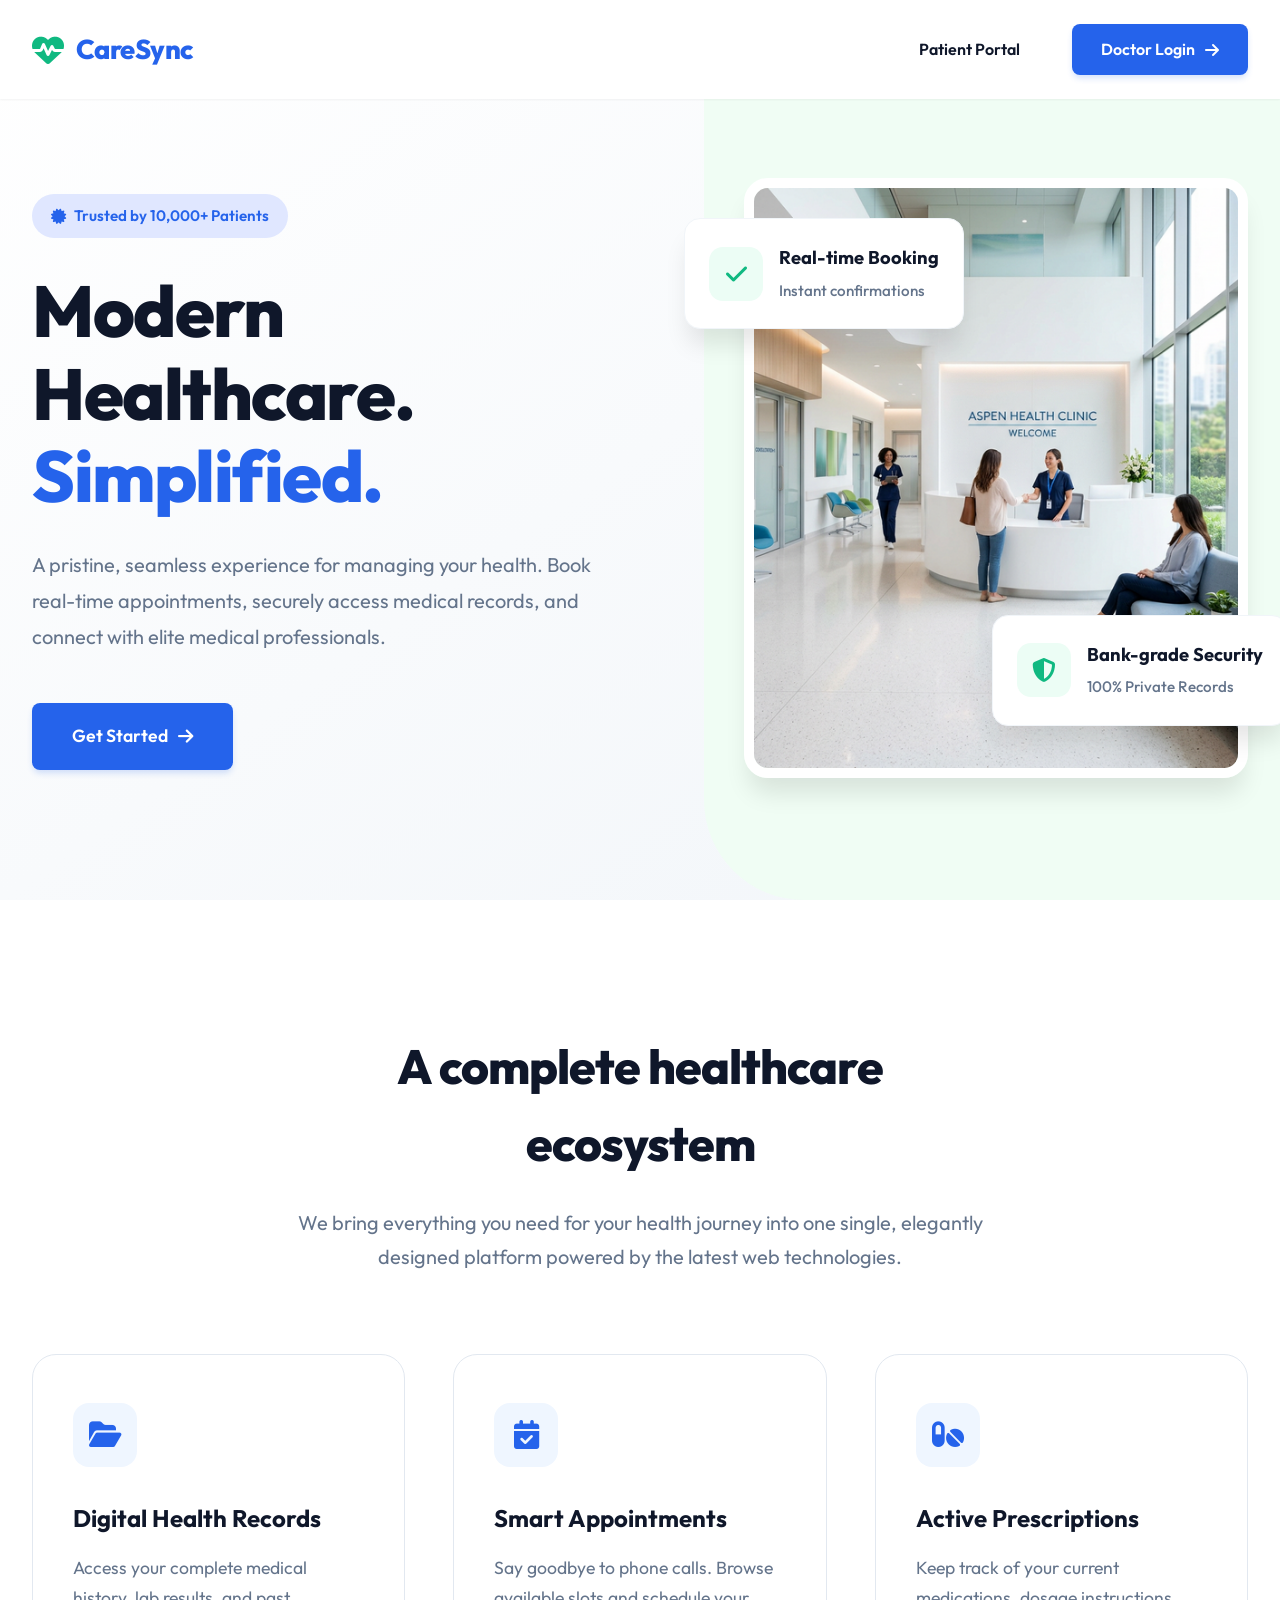
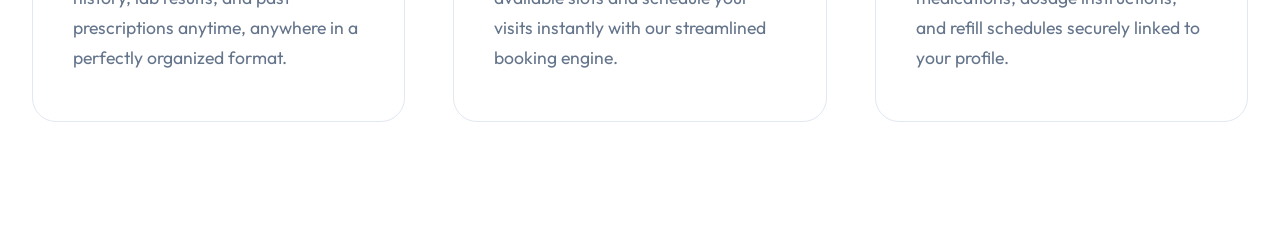
<file: PatientManagementSystem/target/classes/static/index.html>
<!DOCTYPE html>
<html lang="en">
<head>
    <meta charset="UTF-8">
    <meta name="viewport" content="width=device-width, initial-scale=1.0">
    <title>CareSync - Modern Patient Management</title>
    <link href="https://fonts.googleapis.com/css2?family=Outfit:wght@300;400;500;600;700;800&display=swap" rel="stylesheet">
    <link rel="stylesheet" href="https://cdnjs.cloudflare.com/ajax/libs/font-awesome/6.4.0/css/all.min.css">
    <style>
        :root {
            --primary: #2563eb;
            --primary-hover: #1d4ed8;
            --secondary: #f0fdf4;
            --accent: #10b981;
            --text-main: #0f172a;
            --text-muted: #64748b;
            --bg-color: #f8fafc;
            --white: #ffffff;
            --shadow-sm: 0 4px 6px -1px rgba(0, 0, 0, 0.05);
            --shadow-lg: 0 20px 25px -5px rgba(0, 0, 0, 0.1);
            --transition: all 0.3s ease;
        }

        * {
            margin: 0;
            padding: 0;
            box-sizing: border-box;
            font-family: 'Outfit', sans-serif;
        }

        body {
            background-color: var(--white);
            color: var(--text-main);
            line-height: 1.6;
            overflow-x: hidden;
        }

        /* Container for perfect alignment */
        .container {
            max-width: 1280px;
            margin: 0 auto;
            padding: 0 2rem;
        }

        /* Navigation */
        .navbar {
            display: flex;
            justify-content: space-between;
            align-items: center;
            padding: 1.5rem 0;
            background: rgba(255, 255, 255, 0.98);
            backdrop-filter: blur(10px);
            position: fixed;
            width: 100%;
            top: 0;
            z-index: 1000;
            box-shadow: 0 1px 2px 0 rgba(0, 0, 0, 0.05);
            transition: var(--transition);
        }

        .navbar .container {
            display: flex;
            justify-content: space-between;
            align-items: center;
            width: 100%;
        }

        .logo {
            font-size: 1.7rem;
            font-weight: 800;
            color: var(--primary);
            display: flex;
            align-items: center;
            gap: 12px;
            letter-spacing: -0.5px;
        }

        .logo i {
            color: var(--accent);
            font-size: 2rem;
        }

        .nav-links {
            display: flex;
            gap: 1.5rem;
            align-items: center;
        }

        .btn {
            padding: 0.8rem 1.8rem;
            border-radius: 8px; /* Softer, modern corners */
            font-weight: 600;
            text-decoration: none;
            transition: var(--transition);
            display: inline-flex;
            align-items: center;
            gap: 10px;
            cursor: pointer;
            border: none;
            font-size: 1rem;
        }

        .btn-outline {
            color: var(--text-main);
            background: transparent;
        }

        .btn-outline:hover {
            color: var(--primary);
            background: #f1f5f9;
        }

        .btn-primary {
            background: var(--primary);
            color: var(--white);
            box-shadow: 0 4px 6px -1px rgba(37, 99, 235, 0.2);
        }

        .btn-primary:hover {
            background: var(--primary-hover);
            transform: translateY(-2px);
            box-shadow: 0 10px 15px -3px rgba(37, 99, 235, 0.3);
        }

        /* Hero Section */
        .hero {
            min-height: 100vh;
            display: flex;
            align-items: center;
            padding: 10rem 0 6rem;
            background: linear-gradient(to bottom right, #ffffff 0%, #f1f5f9 100%);
            position: relative;
        }

        .hero::after {
            content: '';
            position: absolute;
            top: 0; right: 0; bottom: 0; width: 45%;
            background: var(--secondary);
            border-bottom-left-radius: 100px;
            z-index: 0;
        }

        .hero-layout {
            display: flex;
            align-items: center;
            gap: 4rem;
            position: relative;
            z-index: 1;
        }

        .hero-content {
            flex: 1.1;
            padding-right: 2rem;
        }

        .hero-badge {
            background: #e0e7ff;
            color: var(--primary);
            padding: 0.6rem 1.2rem;
            border-radius: 50px;
            font-weight: 600;
            font-size: 0.95rem;
            display: inline-flex;
            align-items: center;
            gap: 8px;
            margin-bottom: 2rem;
        }

        .hero h1 {
            font-size: 4.5rem;
            font-weight: 800;
            line-height: 1.15;
            margin-bottom: 1.8rem;
            color: var(--text-main);
            letter-spacing: -1.5px;
        }

        .hero h1 span {
            color: var(--primary);
            display: block;
        }

        .hero p {
            font-size: 1.25rem;
            color: var(--text-muted);
            margin-bottom: 3rem;
            max-width: 580px;
            line-height: 1.8;
            font-weight: 400;
        }

        .hero-image-wrapper {
            flex: 0.9;
            position: relative;
        }

        .main-img {
            width: 100%;
            border-radius: 24px;
            box-shadow: var(--shadow-lg);
            border: 10px solid var(--white);
            object-fit: cover;
            height: 600px;
        }

        .floating-card {
            position: absolute;
            background: var(--white);
            padding: 1.5rem;
            border-radius: 16px;
            box-shadow: var(--shadow-lg);
            display: flex;
            align-items: center;
            gap: 16px;
            border: 1px solid #f1f5f9;
        }

        .fc-1 {
            top: 40px;
            left: -60px;
            animation: float 6s ease-in-out infinite;
        }

        .fc-2 {
            bottom: 60px;
            right: -40px;
            animation: float 6s ease-in-out infinite 3s;
        }

        .icon-box {
            width: 54px;
            height: 54px;
            border-radius: 14px;
            background: #ecfdf5;
            color: var(--accent);
            display: flex;
            justify-content: center;
            align-items: center;
            font-size: 1.5rem;
        }

        .fc-info h4 { font-size: 1.15rem; color: var(--text-main); font-weight: 700; margin-bottom: 4px; }
        .fc-info p { font-size: 0.95rem; color: var(--text-muted); margin: 0; font-weight: 500; }

        @keyframes float {
            0% { transform: translateY(0px); }
            50% { transform: translateY(-20px); }
            100% { transform: translateY(0px); }
        }

        /* Features Section */
        .features {
            padding: 8rem 0;
            background: var(--white);
        }

        .section-header {
            text-align: center;
            max-width: 700px;
            margin: 0 auto 5rem;
        }

        .section-title {
            font-size: 3rem;
            margin-bottom: 1.5rem;
            font-weight: 800;
            color: var(--text-main);
            letter-spacing: -1px;
        }

        .section-subtitle {
            color: var(--text-muted);
            font-size: 1.25rem;
            line-height: 1.7;
        }

        .grid-features {
            display: grid;
            grid-template-columns: repeat(3, 1fr);
            gap: 3rem;
        }

        .feature-card {
            background: var(--white);
            padding: 3rem 2.5rem;
            border-radius: 24px;
            transition: var(--transition);
            border: 1px solid #e2e8f0;
            position: relative;
        }

        .feature-card:hover {
            transform: translateY(-12px);
            box-shadow: var(--shadow-lg);
            border-color: #cbd5e1;
        }

        .feature-icon {
            width: 64px;
            height: 64px;
            background: #eff6ff;
            border-radius: 16px;
            display: flex;
            justify-content: center;
            align-items: center;
            font-size: 1.8rem;
            color: var(--primary);
            margin-bottom: 2rem;
        }

        .feature-card h3 {
            font-size: 1.5rem;
            margin-bottom: 1rem;
            font-weight: 700;
            color: var(--text-main);
        }

        .feature-card p {
            color: var(--text-muted);
            font-size: 1.1rem;
            line-height: 1.7;
        }

        /* Responsive */
        @media (max-width: 1024px) {
            .hero-layout { flex-direction: column; text-align: center; gap: 3rem; }
            .hero::after { display: none; }
            .hero { padding-top: 8rem; }
            .hero-content { padding-right: 0; }
            .hero p { margin: 0 auto 3rem; }
            .hero h1 { font-size: 3.5rem; }
            .floating-card { display: none; }
            .main-img { height: 400px; }
            .grid-features { grid-template-columns: repeat(2, 1fr); gap: 2rem; }
        }

        @media (max-width: 768px) {
            .nav-links { display: none; }
            .hero h1 { font-size: 2.8rem; }
            .grid-features { grid-template-columns: 1fr; }
            .section-title { font-size: 2.5rem; }
        }
    </style>
</head>
<body>

    <!-- Navigation -->
    <nav class="navbar">
        <div class="container">
            <div class="logo">
                <i class="fa-solid fa-heart-pulse"></i> CareSync
            </div>
            <div class="nav-links">
                <a href="login.html?role=PATIENT" class="btn btn-outline">Patient Portal</a>
                <a href="login.html?role=DOCTOR" class="btn btn-primary">Doctor Login <i class="fa-solid fa-arrow-right"></i></a>
            </div>
        </div>
    </nav>

    <!-- Hero Section -->
    <section class="hero">
        <div class="container hero-layout">
            <div class="hero-content">
                <div class="hero-badge">
                    <i class="fa-solid fa-certificate"></i> Trusted by 10,000+ Patients
                </div>
                <h1>Modern Healthcare.<br><span>Simplified.</span></h1>
                <p>A pristine, seamless experience for managing your health. Book real-time appointments, securely access medical records, and connect with elite medical professionals.</p>
                <div>
                    <a href="login.html?role=PATIENT" class="btn btn-primary" style="padding: 1.2rem 2.5rem; font-size: 1.1rem;">
                        Get Started <i class="fa-solid fa-arrow-right"></i>
                    </a>
                </div>
            </div>

            <div class="hero-image-wrapper">
                <img src="images/hero.png" alt="Hospital Management System" class="main-img">
                
                <div class="floating-card fc-1">
                    <div class="icon-box"><i class="fa-solid fa-check"></i></div>
                    <div class="fc-info">
                        <h4>Real-time Booking</h4>
                        <p>Instant confirmations</p>
                    </div>
                </div>

                <div class="floating-card fc-2">
                    <div class="icon-box"><i class="fa-solid fa-shield-halved"></i></div>
                    <div class="fc-info">
                        <h4>Bank-grade Security</h4>
                        <p>100% Private Records</p>
                    </div>
                </div>
            </div>
        </div>
    </section>

    <!-- Features Section -->
    <section class="features">
        <div class="container">
            <div class="section-header">
                <h2 class="section-title">A complete healthcare ecosystem</h2>
                <p class="section-subtitle">We bring everything you need for your health journey into one single, elegantly designed platform powered by the latest web technologies.</p>
            </div>
            
            <div class="grid-features">
                <div class="feature-card">
                    <div class="feature-icon"><i class="fa-solid fa-folder-open"></i></div>
                    <h3>Digital Health Records</h3>
                    <p>Access your complete medical history, lab results, and past prescriptions anytime, anywhere in a perfectly organized format.</p>
                </div>
                
                <div class="feature-card">
                    <div class="feature-icon"><i class="fa-solid fa-calendar-check"></i></div>
                    <h3>Smart Appointments</h3>
                    <p>Say goodbye to phone calls. Browse available slots and schedule your visits instantly with our streamlined booking engine.</p>
                </div>

                <div class="feature-card">
                    <div class="feature-icon"><i class="fa-solid fa-pills"></i></div>
                    <h3>Active Prescriptions</h3>
                    <p>Keep track of your current medications, dosage instructions, and refill schedules securely linked to your profile.</p>
                </div>
            </div>
        </div>
    </section>

</body>
</html>
</file>
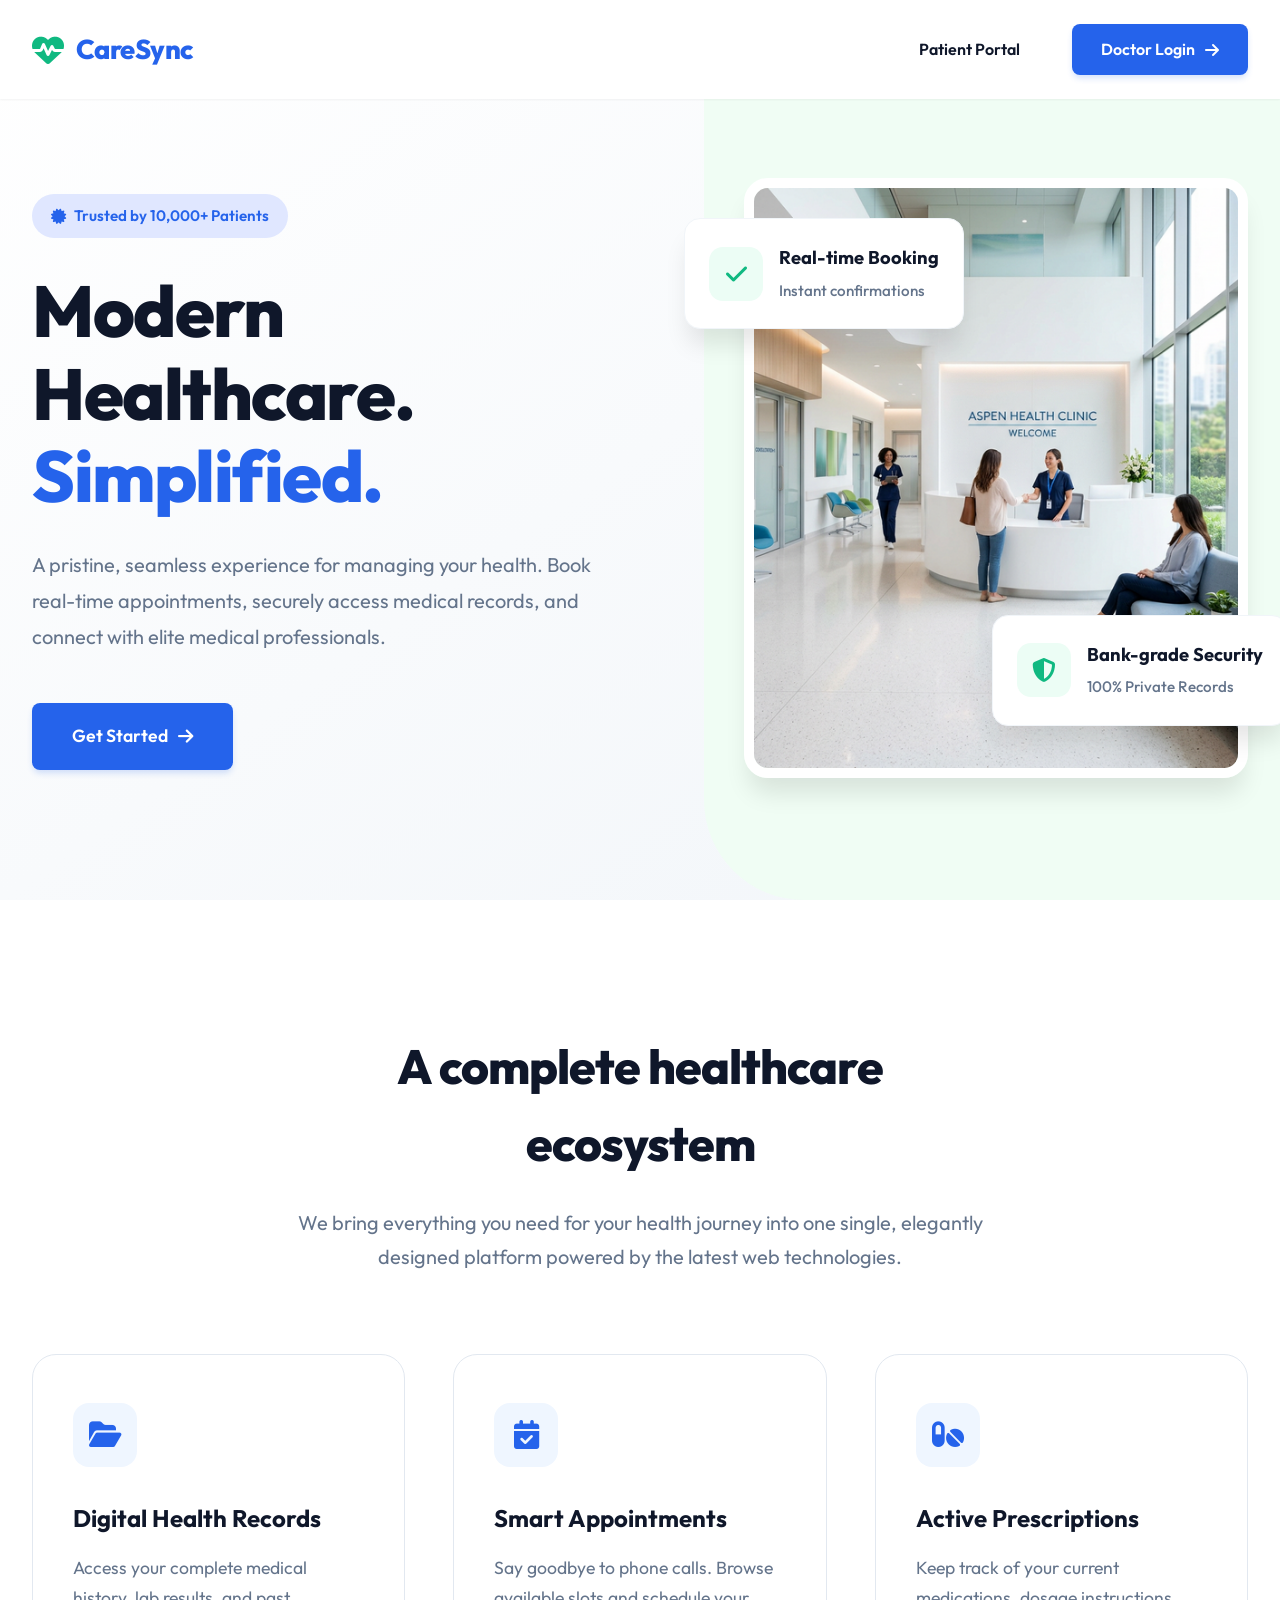
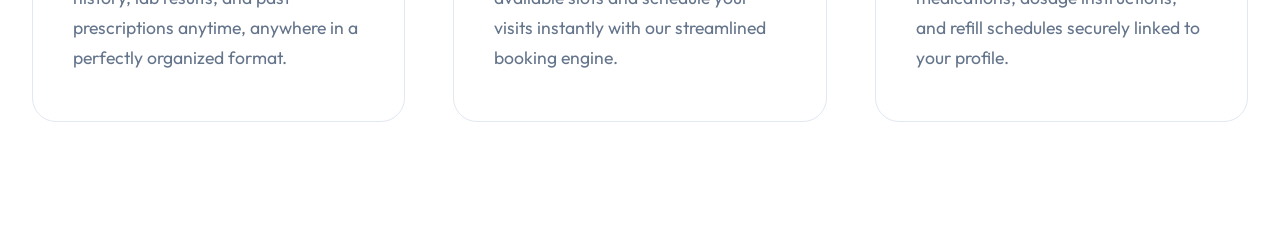
<file: PatientManagementSystem/target/classes/static/doctor-dashboard.html>
<!DOCTYPE html>
<html lang="en">
<head>
    <meta charset="UTF-8">
    <meta name="viewport" content="width=device-width, initial-scale=1.0">
    <title>Doctor Dashboard - CareSync</title>
    <link rel="stylesheet" href="css/styles.css">
    <link href="https://fonts.googleapis.com/css2?family=Inter:wght@300;400;500;600;700&display=swap" rel="stylesheet">
    <link rel="stylesheet" href="https://cdnjs.cloudflare.com/ajax/libs/font-awesome/6.4.0/css/all.min.css">
</head>
<body>
    <div class="dashboard-container">
        <!-- Sidebar -->
        <aside class="sidebar">
            <div class="sidebar-brand">
                <i class="fa-solid fa-stethoscope"></i> CareSync Pro
            </div>
            <ul class="sidebar-menu">
                <li><a href="#" class="active"><i class="fa-solid fa-users"></i> Patients & Appointments</a></li>
                <li><a href="#" onclick="logout()"><i class="fa-solid fa-right-from-bracket"></i> Logout</a></li>
            </ul>
        </aside>

        <!-- Main Content -->
        <main class="main-content">
            <header class="top-header">
                <div>
                    <h2 id="welcomeText">Doctor Admin Panel</h2>
                    <p class="text-muted">Manage all patient records and appointments</p>
                </div>
                <div class="user-profile">
                    <span class="badge badge-primary" style="background:var(--primary);color:white">Admin</span>
                    <div class="avatar">D</div>
                </div>
            </header>

            <!-- All Appointments Section -->
            <section class="card-panel">
                <div class="card-header">
                    <h3>All Appointments</h3>
                </div>
                <div class="table-responsive">
                    <table class="table">
                        <thead>
                            <tr>
                                <th>Patient Name</th>
                                <th>Patient ID</th>
                                <th>Date & Time</th>
                                <th>Reason</th>
                                <th>Status</th>
                                <th>Action</th>
                            </tr>
                        </thead>
                        <tbody id="allAppointmentsBody">
                            <tr><td colspan="6">Loading...</td></tr>
                        </tbody>
                    </table>
                </div>
            </section>
        </main>
    </div>

    <script src="js/app.js"></script>
    <script src="js/doctor.js"></script>
</body>
</html>
</file>
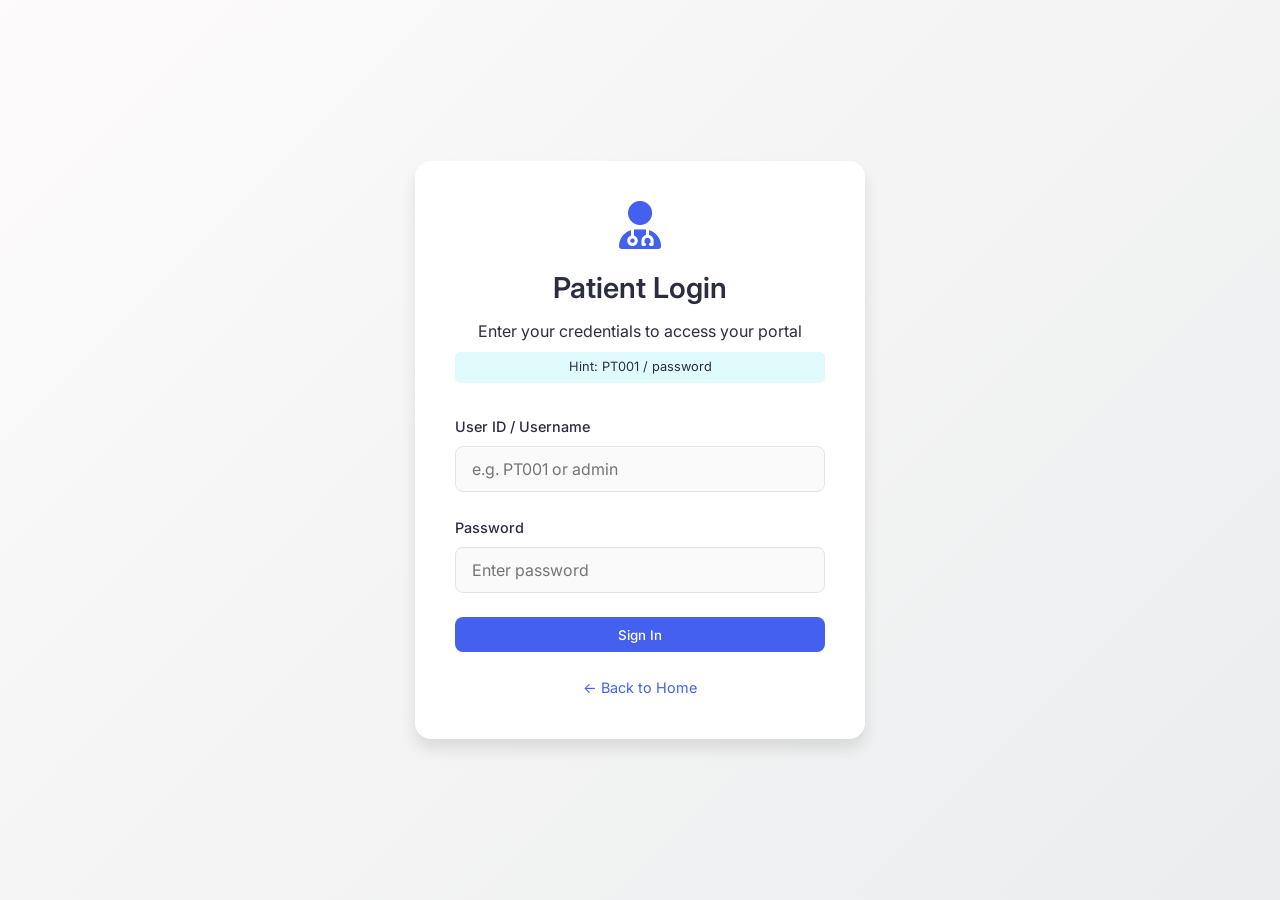
<file: PatientManagementSystem/target/classes/static/login.html>
<!DOCTYPE html>
<html lang="en">
<head>
    <meta charset="UTF-8">
    <meta name="viewport" content="width=device-width, initial-scale=1.0">
    <title>Login - CareSync</title>
    <link rel="stylesheet" href="css/styles.css">
    <link href="https://fonts.googleapis.com/css2?family=Inter:wght@300;400;500;600;700&display=swap" rel="stylesheet">
    <link rel="stylesheet" href="https://cdnjs.cloudflare.com/ajax/libs/font-awesome/6.4.0/css/all.min.css">
</head>
<body class="bg-light">
    <div class="auth-container">
        <div class="auth-card">
            <div class="auth-header">
                <i class="fa-solid fa-user-doctor" id="loginIcon" style="font-size: 3rem; color: var(--primary); margin-bottom: 1rem;"></i>
                <h2 id="loginTitle">Login</h2>
                <p class="text-muted">Enter your credentials to access your portal</p>
                <div style="margin-top:0.5rem; font-size:0.8rem;background:#e0fbfc;padding:5px;border-radius:5px;display:none" id="hint"></div>
            </div>
            <form id="loginForm" class="auth-form">
                <div class="form-group">
                    <label for="username">User ID / Username</label>
                    <input type="text" id="username" class="form-control" placeholder="e.g. PT001 or admin" required>
                </div>
                <div class="form-group">
                    <label for="password">Password</label>
                    <input type="password" id="password" class="form-control" placeholder="Enter password" required>
                </div>
                <div id="loginError" class="alert alert-danger hidden"></div>
                <button type="submit" class="btn btn-primary btn-block">Sign In</button>
            </form>
            <div class="auth-footer">
                <a href="index.html">← Back to Home</a>
            </div>
        </div>
    </div>
    <script src="js/app.js"></script>
    <script>
        document.addEventListener('DOMContentLoaded', () => {
            const urlParams = new URLSearchParams(window.location.search);
            const role = urlParams.get('role') || 'PATIENT';
            document.getElementById('loginTitle').innerText = role === 'DOCTOR' ? 'Doctor / Admin Login' : 'Patient Login';
            if(role==='DOCTOR') {
                document.getElementById('hint').style.display='block';
                document.getElementById('hint').innerText='Hint: admin / admin123';
                document.getElementById('loginIcon').className = 'fa-solid fa-user-shield';
            } else {
                document.getElementById('hint').style.display='block';
                document.getElementById('hint').innerText='Hint: PT001 / password';
            }
            
            document.getElementById('loginForm').addEventListener('submit', (e) => {
                e.preventDefault();
                handleLogin(role);
            });
        });
    </script>
</body>
</html>
</file>
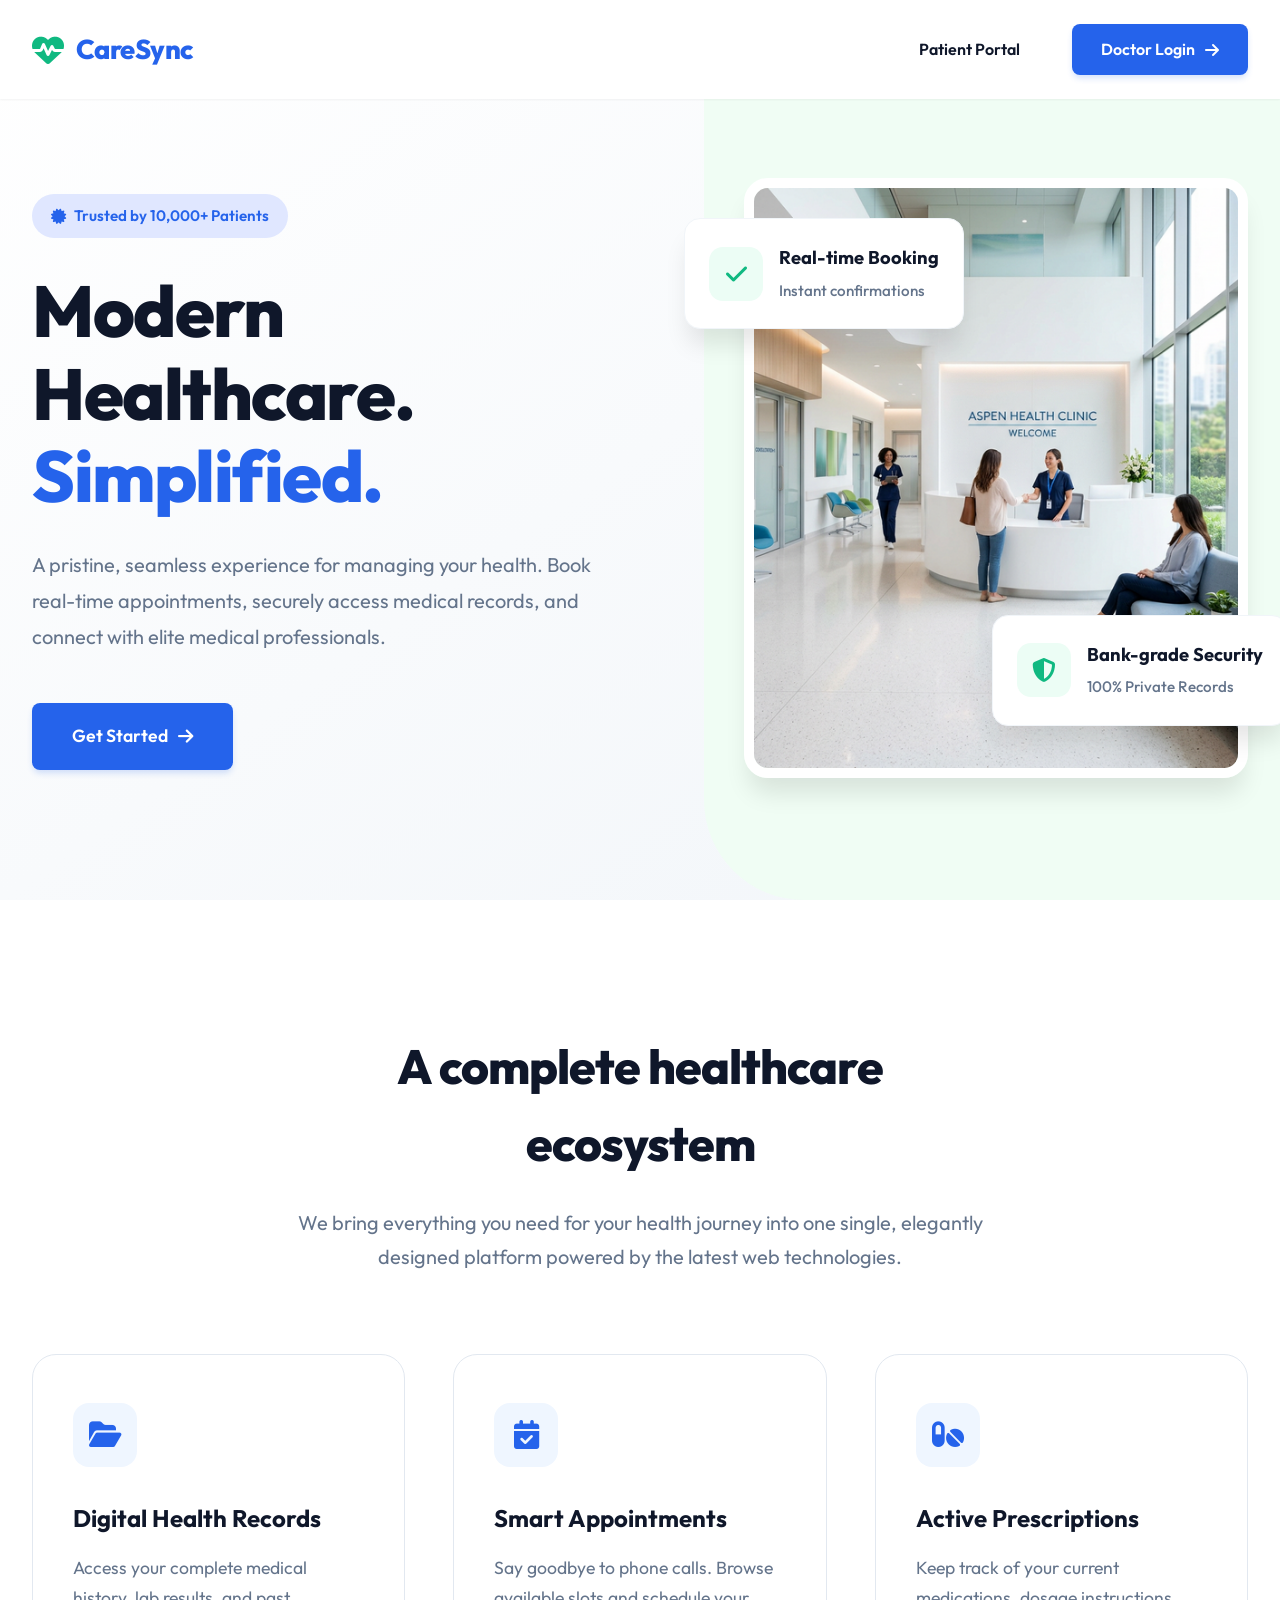
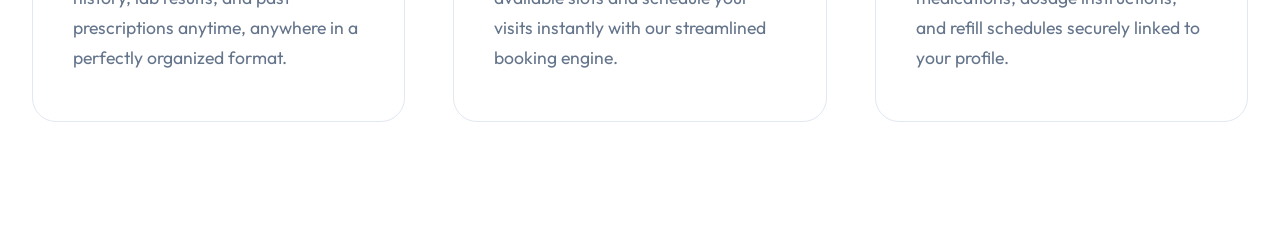
<file: PatientManagementSystem/target/classes/static/patient-dashboard.html>
<!DOCTYPE html>
<html lang="en">
<head>
    <meta charset="UTF-8">
    <meta name="viewport" content="width=device-width, initial-scale=1.0">
    <title>Patient Dashboard - CareSync</title>
    <link rel="stylesheet" href="css/styles.css">
    <link href="https://fonts.googleapis.com/css2?family=Inter:wght@300;400;500;600;700&display=swap" rel="stylesheet">
    <link rel="stylesheet" href="https://cdnjs.cloudflare.com/ajax/libs/font-awesome/6.4.0/css/all.min.css">
</head>
<body>
    <div class="dashboard-container">
        <!-- Sidebar -->
        <aside class="sidebar">
            <div class="sidebar-brand">
                <i class="fa-solid fa-heart-pulse"></i> CareSync
            </div>
            <ul class="sidebar-menu">
                <li><a href="#" class="active"><i class="fa-solid fa-chart-pie"></i> Dashboard</a></li>
                <li><a href="#appointments"><i class="fa-solid fa-calendar-check"></i> Appointments</a></li>
                <li><a href="#history"><i class="fa-solid fa-file-medical"></i> Medical History</a></li>
                <li><a href="#reports"><i class="fa-solid fa-flask"></i> Test Reports</a></li>
                <li><a href="#" onclick="logout()"><i class="fa-solid fa-right-from-bracket"></i> Logout</a></li>
            </ul>
        </aside>

        <!-- Main Content -->
        <main class="main-content">
            <header class="top-header">
                <div>
                    <h2 id="welcomeText">Welcome, Patient</h2>
                    <p class="text-muted">Here is an overview of your health profile</p>
                </div>
                <div class="user-profile">
                    <span id="patientIdBadge" class="badge badge-success">ID: PT000</span>
                    <div class="avatar" id="avatarInitial">P</div>
                </div>
            </header>

            <div class="grid-cards">
                <div class="stat-card">
                    <div class="stat-icon"><i class="fa-solid fa-calendar"></i></div>
                    <div class="stat-info">
                        <h3 id="appointmentCount">0</h3>
                        <p>Upcoming Appointments</p>
                    </div>
                </div>
                <div class="stat-card">
                    <div class="stat-icon"><i class="fa-solid fa-file-prescription"></i></div>
                    <div class="stat-info">
                        <h3 id="medicineCount">0</h3>
                        <p>Active Prescriptions</p>
                    </div>
                </div>
                <div class="stat-card">
                    <div class="stat-icon"><i class="fa-solid fa-x-ray"></i></div>
                    <div class="stat-info">
                        <h3 id="reportCount">0</h3>
                        <p>Recent Test Reports</p>
                    </div>
                </div>
            </div>

            <!-- Appointments Section -->
            <section id="appointments" class="card-panel">
                <div class="card-header">
                    <h3>My Appointments</h3>
                    <button class="btn btn-primary" onclick="toggleModal('bookModal')">
                        <i class="fa-solid fa-plus"></i> Book Appointment
                    </button>
                </div>
                <div class="table-responsive">
                    <table class="table">
                        <thead>
                            <tr>
                                <th>Date & Time</th>
                                <th>Doctor</th>
                                <th>Reason</th>
                                <th>Status</th>
                            </tr>
                        </thead>
                        <tbody id="appointmentTableBody">
                            <tr><td colspan="4">Loading...</td></tr>
                        </tbody>
                    </table>
                </div>
            </section>
        </main>
    </div>

    <!-- Book Appointment Modal -->
    <div class="modal-overlay" id="bookModal-overlay">
        <div class="modal">
            <div class="modal-header">
                <h3>Book New Appointment</h3>
                <button class="close-modal" onclick="toggleModal('bookModal')">&times;</button>
            </div>
            <form id="bookForm">
                <div class="form-group">
                    <label>Doctor Name</label>
                    <input type="text" id="doctorName" class="form-control" placeholder="e.g. Dr. Smith" required>
                </div>
                <div class="form-group">
                    <label>Date & Time</label>
                    <input type="datetime-local" id="appointmentDate" class="form-control" required>
                </div>
                <div class="form-group">
                    <label>Reason for Visit</label>
                    <textarea id="reason" class="form-control" rows="3" required></textarea>
                </div>
                <button type="submit" class="btn btn-primary btn-block">Confirm Booking</button>
            </form>
        </div>
    </div>

    <script src="js/app.js"></script>
    <script src="js/patient.js"></script>
</body>
</html>
</file>
<file: PatientManagementSystem/target/classes/static/css/styles.css>
:root {
    --primary: #4361ee;
    --primary-hover: #3a0ca3;
    --secondary: #3f37c9;
    --accent: #4cc9f0;
    --bg-color: #f4f7f6;
    --card-bg: #ffffff;
    --text-main: #2b2d42;
    --text-muted: #8d99ae;
    --border-color: #e5e5e5;
    --success: #38b000;
    --danger: #d90429;
    --warning: #ffb703;
    --shadow-sm: 0 2px 4px rgba(0,0,0,0.05);
    --shadow-md: 0 4px 6px rgba(0,0,0,0.1);
    --shadow-lg: 0 10px 15px rgba(0,0,0,0.1);
}

* {
    margin: 0;
    padding: 0;
    box-sizing: border-box;
    font-family: 'Inter', sans-serif;
}

body {
    background-color: var(--bg-color);
    color: var(--text-main);
    line-height: 1.6;
}

h1, h2, h3, h4, h5, h6 {
    color: var(--text-main);
    font-weight: 600;
}

a {
    color: var(--primary);
    text-decoration: none;
    transition: color 0.3s;
}

a:hover {
    color: var(--primary-hover);
}

.btn {
    display: inline-block;
    padding: 0.6rem 1.2rem;
    border: none;
    border-radius: 8px;
    font-weight: 500;
    cursor: pointer;
    transition: all 0.3s ease;
    text-align: center;
}

.btn-primary {
    background-color: var(--primary);
    color: white;
}

.btn-primary:hover {
    background-color: var(--primary-hover);
    transform: translateY(-2px);
    box-shadow: var(--shadow-md);
}

.btn-danger { background-color: var(--danger); color: white; }
.btn-success { background-color: var(--success); color: white; }
.btn-block { display: block; width: 100%; }

.form-group {
    margin-bottom: 1.5rem;
}

.form-group label {
    display: block;
    margin-bottom: 0.5rem;
    font-size: 0.9rem;
    font-weight: 500;
    color: var(--text-main);
}

.form-control {
    width: 100%;
    padding: 0.75rem 1rem;
    border: 1px solid var(--border-color);
    border-radius: 8px;
    font-size: 1rem;
    transition: all 0.3s ease;
    background-color: #fafafa;
}

.form-control:focus {
    outline: none;
    border-color: var(--primary);
    box-shadow: 0 0 0 3px rgba(67, 97, 238, 0.2);
    background-color: white;
}

/* Authentication Page Styles */
.auth-container {
    display: flex;
    justify-content: center;
    align-items: center;
    min-height: 100vh;
    padding: 2rem;
    background: linear-gradient(135deg, #fdfbfb 0%, #ebedee 100%);
}

.auth-card {
    background: var(--card-bg);
    padding: 2.5rem;
    border-radius: 16px;
    width: 100%;
    max-width: 450px;
    box-shadow: var(--shadow-lg);
    animation: slideUp 0.5s ease;
}

.auth-header {
    text-align: center;
    margin-bottom: 2rem;
}

.auth-header h2 {
    font-size: 1.8rem;
    margin-bottom: 0.5rem;
}

.auth-footer {
    margin-top: 1.5rem;
    text-align: center;
    font-size: 0.9rem;
}

.hidden { display: none !important; }
.alert {
    padding: 0.75rem;
    border-radius: 8px;
    margin-bottom: 1rem;
    font-size: 0.9rem;
}
.alert-danger {
    background-color: #fde2e4;
    color: var(--danger);
    border: 1px solid #f9bcbc;
}

@keyframes slideUp {
    from { opacity: 0; transform: translateY(20px); }
    to { opacity: 1; transform: translateY(0); }
}

/* Dashboard Layout */
.dashboard-container {
    display: flex;
    min-height: 100vh;
}

.sidebar {
    width: 260px;
    background-color: white;
    box-shadow: var(--shadow-md);
    padding: 1.5rem 0;
    display: flex;
    flex-direction: column;
    z-index: 10;
}

.sidebar-brand {
    padding: 0 1.5rem 1.5rem;
    border-bottom: 1px solid var(--border-color);
    margin-bottom: 1rem;
    display: flex;
    align-items: center;
    gap: 10px;
    color: var(--primary);
    font-size: 1.5rem;
    font-weight: 700;
}

.sidebar-menu {
    list-style: none;
    flex: 1;
}

.sidebar-menu li a {
    display: flex;
    align-items: center;
    padding: 1rem 1.5rem;
    color: var(--text-main);
    font-weight: 500;
    transition: all 0.3s ease;
    gap: 12px;
}

.sidebar-menu li a:hover, .sidebar-menu li a.active {
    background-color: rgba(67, 97, 238, 0.05);
    color: var(--primary);
    border-right: 4px solid var(--primary);
}

.main-content {
    flex: 1;
    padding: 2rem;
    overflow-y: auto;
}

.top-header {
    display: flex;
    justify-content: space-between;
    align-items: center;
    margin-bottom: 2rem;
    padding-bottom: 1rem;
    border-bottom: 1px solid var(--border-color);
}

.user-profile {
    display: flex;
    align-items: center;
    gap: 12px;
}

.avatar {
    width: 40px;
    height: 40px;
    border-radius: 50%;
    background-color: var(--primary);
    color: white;
    display: flex;
    justify-content: center;
    align-items: center;
    font-weight: bold;
}

/* Cards & Grid */
.grid-cards {
    display: grid;
    grid-template-columns: repeat(auto-fill, minmax(280px, 1fr));
    gap: 1.5rem;
    margin-bottom: 2rem;
}

.stat-card {
    background: white;
    padding: 1.5rem;
    border-radius: 12px;
    box-shadow: var(--shadow-sm);
    display: flex;
    align-items: center;
    gap: 1rem;
    transition: transform 0.3s;
}

.stat-card:hover {
    transform: translateY(-5px);
    box-shadow: var(--shadow-md);
}

.stat-icon {
    width: 60px;
    height: 60px;
    border-radius: 12px;
    background-color: rgba(67, 97, 238, 0.1);
    color: var(--primary);
    display: flex;
    justify-content: center;
    align-items: center;
    font-size: 1.8rem;
}

.stat-info h3 {
    font-size: 1.8rem;
    margin-bottom: 0.2rem;
}

.stat-info p {
    color: var(--text-muted);
    font-size: 0.9rem;
}

/* Data Tables */
.card-panel {
    background: white;
    border-radius: 12px;
    box-shadow: var(--shadow-sm);
    padding: 1.5rem;
    margin-bottom: 2rem;
}

.card-header {
    display: flex;
    justify-content: space-between;
    align-items: center;
    margin-bottom: 1.5rem;
}

.table-responsive {
    overflow-x: auto;
}

.table {
    width: 100%;
    border-collapse: collapse;
}

.table th, .table td {
    padding: 1rem;
    text-align: left;
    border-bottom: 1px solid var(--border-color);
}

.table th {
    font-weight: 600;
    color: var(--text-muted);
    background-color: #fafbfc;
}

.badge {
    padding: 0.3rem 0.6rem;
    border-radius: 20px;
    font-size: 0.8rem;
    font-weight: 500;
}

.badge-success { background: #d4edda; color: #155724; }
.badge-warning { background: #fff3cd; color: #856404; }
.badge-danger { background: #f8d7da; color: #721c24; }

/* Modals */
.modal-overlay {
    position: fixed;
    top: 0; left: 0; right: 0; bottom: 0;
    background: rgba(0,0,0,0.5);
    display: flex;
    justify-content: center;
    align-items: center;
    z-index: 100;
    opacity: 0;
    pointer-events: none;
    transition: opacity 0.3s;
}

.modal-overlay.active {
    opacity: 1;
    pointer-events: all;
}

.modal {
    background: white;
    padding: 2rem;
    border-radius: 12px;
    width: 100%;
    max-width: 500px;
    transform: translateY(-20px);
    transition: transform 0.3s;
    box-shadow: var(--shadow-lg);
}

.modal-overlay.active .modal {
    transform: translateY(0);
}

.modal-header {
    display: flex;
    justify-content: space-between;
    align-items: center;
    margin-bottom: 1.5rem;
}

.close-modal {
    background: none;
    border: none;
    font-size: 1.5rem;
    cursor: pointer;
    color: var(--text-muted);
}
</file>
